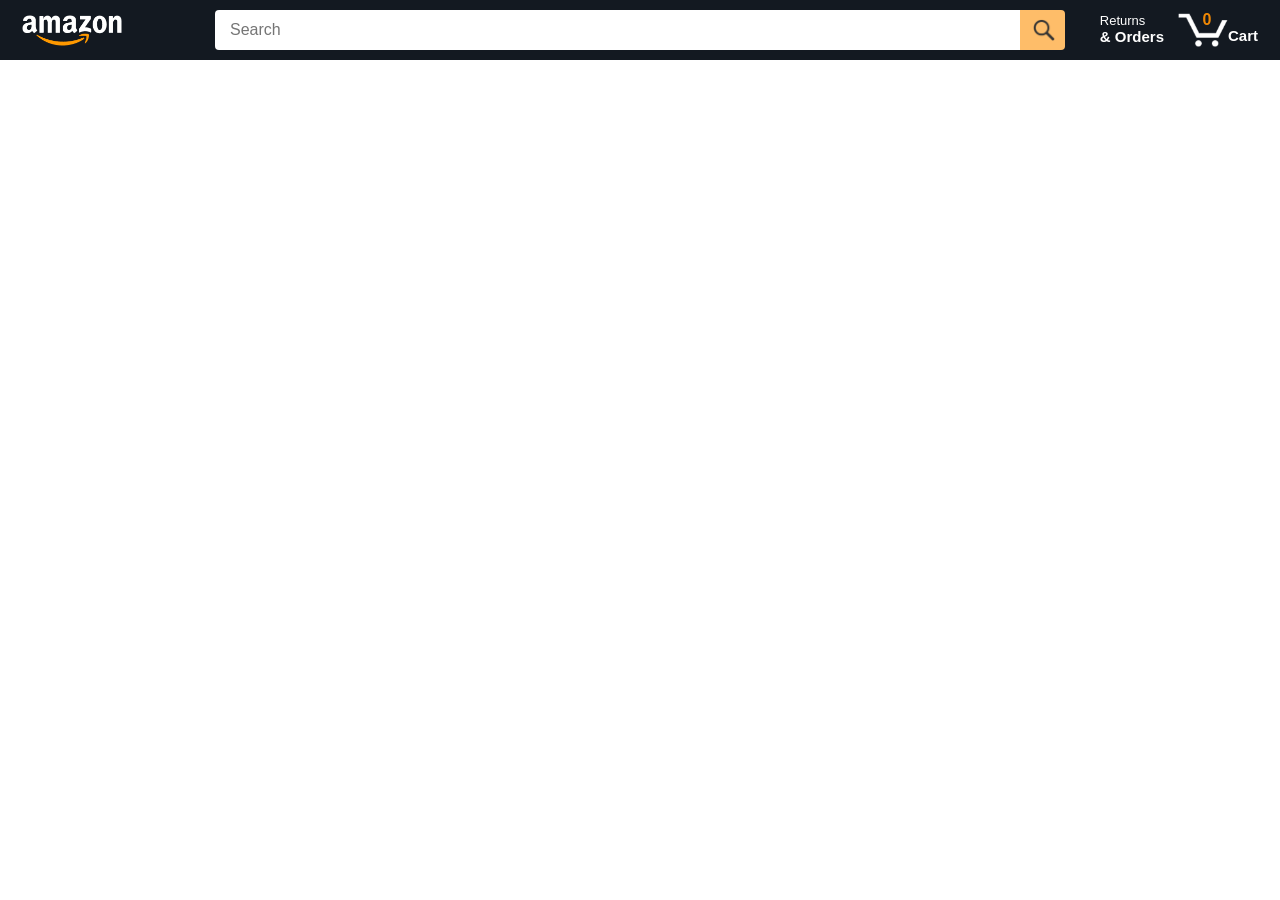
<file: index.html>
<!DOCTYPE html>
<html>

<head>
  <title>Amazon Project</title>

  
  <meta name="viewport" content="width=device-width, initial-scale=1">

  <link rel="stylesheet" href="styles/shared/general.css">
  <link rel="stylesheet" href="styles/shared/amazon-header.css">
  <link rel="stylesheet" href="styles/pages/amazon.css">
</head>

<body>
  <div class="amazon-header">
    <div class="amazon-header-left-section">
      <a href="index.html" class="header-link">
        <img class="amazon-logo" src="images/amazon-logo-white.png">
        <img class="amazon-mobile-logo" src="images/amazon-mobile-logo-white.png">
      </a>
    </div>

    <div class="amazon-header-middle-section">
      <input class="search-bar" type="text" placeholder="Search">

      <button class="search-button">
        <img class="search-icon" src="images/icons/search-icon.png">
      </button>
    </div>

    <div class="amazon-header-right-section">
      <a class="orders-link header-link" href="orders.html">
        <span class="returns-text">Returns</span>
        <span class="orders-text">& Orders</span>
      </a>

      <a class="cart-link header-link" href="checkout.html">
        <img class="cart-icon" src="images/icons/cart-icon.png">
        <div class="cart-quantity js-cart-quantity">0</div>
        <div class="cart-text">Cart</div>
      </a>
    </div>
  </div>

  <div class="main">
    <div class="products-grid js-products-grid"></div>
  </div>

  <script type="module" src="scripts/amazon.js"></script>
</body>

</html>
</file>
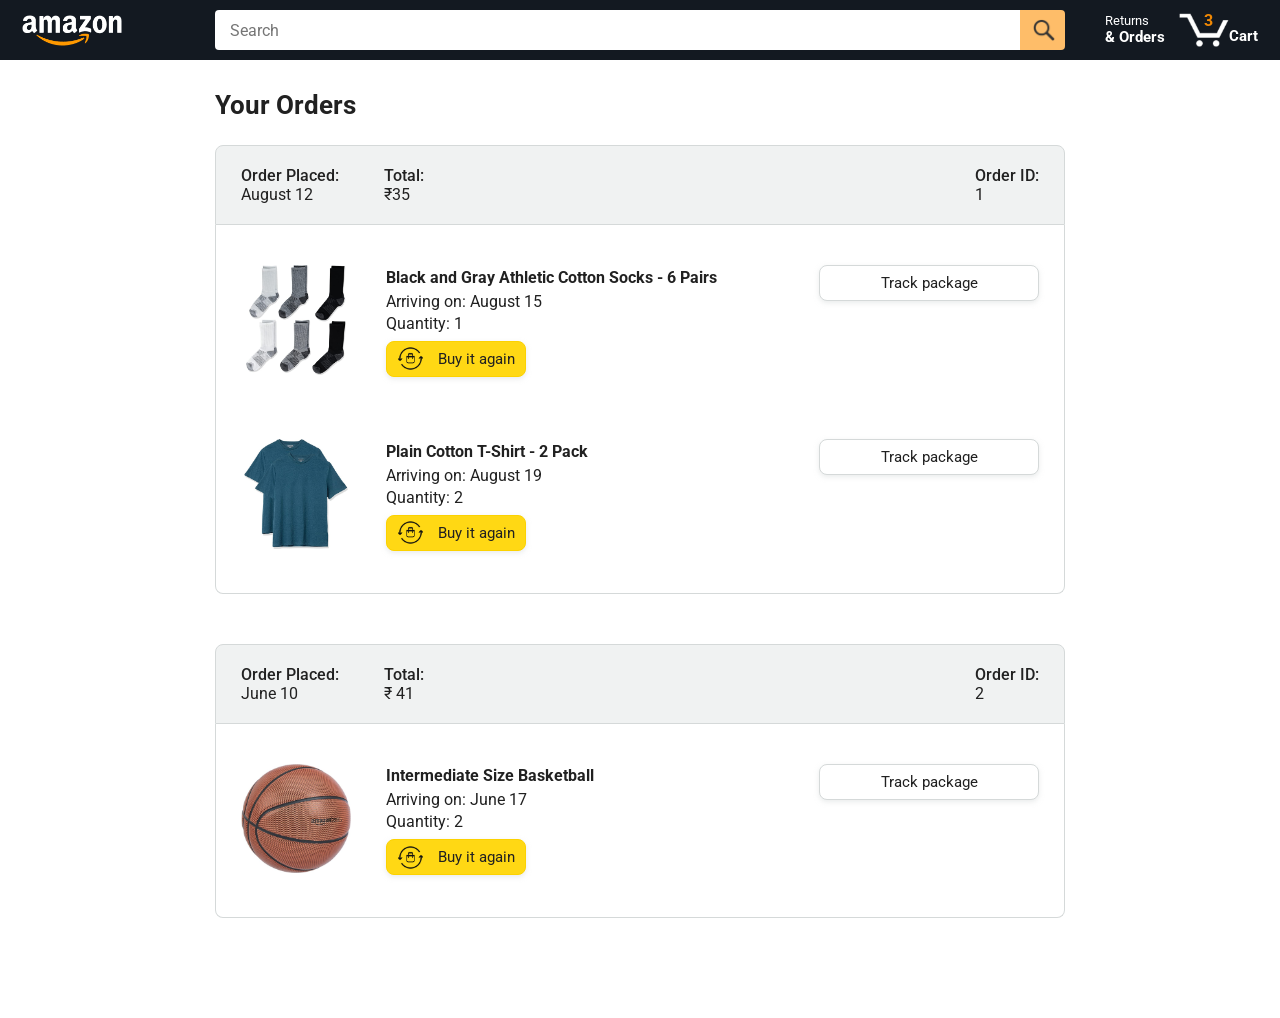
<file: orders.html>
<!DOCTYPE html>
<html>

<head>
  <title>Orders</title>

 
  <meta name="viewport" content="width=device-width, initial-scale=1">

  
  <link rel="preconnect" href="https://fonts.googleapis.com">
  <link rel="preconnect" href="https://fonts.gstatic.com" crossorigin>
  <link href="https://fonts.googleapis.com/css2?family=Roboto:wght@400;500;700&display=swap" rel="stylesheet">

 
  <link rel="stylesheet" href="styles/shared/general.css">
  <link rel="stylesheet" href="styles/shared/amazon-header.css">
  <link rel="stylesheet" href="styles/pages/orders.css">
</head>

<body>
  <div class="amazon-header">
    <div class="amazon-header-left-section">
      <a href="index.html" class="header-link">
        <img class="amazon-logo" src="images/amazon-logo-white.png">
        <img class="amazon-mobile-logo" src="images/amazon-mobile-logo-white.png">
      </a>
    </div>

    <div class="amazon-header-middle-section">
      <input class="search-bar" type="text" placeholder="Search">

      <button class="search-button">
        <img class="search-icon" src="images/icons/search-icon.png">
      </button>
    </div>

    <div class="amazon-header-right-section">
      <a class="orders-link header-link" href="orders.html">
        <span class="returns-text">Returns</span>
        <span class="orders-text">& Orders</span>
      </a>

      <a class="cart-link header-link" href="checkout.html">
        <img class="cart-icon" src="images/icons/cart-icon.png">
        <div class="cart-quantity">3</div>
        <div class="cart-text">Cart</div>
      </a>
    </div>
  </div>

  <div class="main">
    <div class="page-title">Your Orders</div>

    <div class="orders-grid">
      <div class="order-container">

        <div class="order-header">
          <div class="order-header-left-section">
            <div class="order-date">
              <div class="order-header-label">Order Placed:</div>
              <div>August 12</div>
            </div>
            <div class="order-total">
              <div class="order-header-label">Total:</div>
              <div>₹35</div>
            </div>
          </div>

          <div class="order-header-right-section">
            <div class="order-header-label">Order ID:</div>
            <div>1</div>
          </div>
        </div>

        <div class="order-details-grid">
          <div class="product-image-container">
            <img src="images/products/athletic-cotton-socks-6-pairs.jpg">
          </div>

          <div class="product-details">
            <div class="product-name">
              Black and Gray Athletic Cotton Socks - 6 Pairs
            </div>
            <div class="product-delivery-date">
              Arriving on: August 15
            </div>
            <div class="product-quantity">
              Quantity: 1
            </div>
            <button class="buy-again-button button-primary">
              <img class="buy-again-icon" src="images/icons/buy-again.png">
              <span class="buy-again-message">Buy it again</span>
            </button>
          </div>

          <div class="product-actions">
            <a href="tracking.html?orderId=123&productId=456">
              <button class="track-package-button button-secondary">
                Track package
              </button>
            </a>
          </div>

          <div class="product-image-container">
            <img src="images/products/adults-plain-cotton-tshirt-2-pack-teal.jpg">
          </div>

          <div class="product-details">
            <div class="product-name">
              Plain Cotton T-Shirt - 2 Pack
            </div>
            <div class="product-delivery-date">
              Arriving on: August 19
            </div>
            <div class="product-quantity">
              Quantity: 2
            </div>
            <button class="buy-again-button button-primary">
              <img class="buy-again-icon" src="images/icons/buy-again.png">
              <span class="buy-again-message">Buy it again</span>
            </button>
          </div>

          <div class="product-actions">
            <a href="tracking.html">
              <button class="track-package-button button-secondary">
                Track package
              </button>
            </a>
          </div>
        </div>
      </div>

      <div class="order-container">

        <div class="order-header">
          <div class="order-header-left-section">
            <div class="order-date">
              <div class="order-header-label">Order Placed:</div>
              <div>June 10</div>
            </div>
            <div class="order-total">
              <div class="order-header-label">Total:</div>
              <div>₹ 41</div>
            </div>
          </div>

          <div class="order-header-right-section">
            <div class="order-header-label">Order ID:</div>
            <div>2</div>
          </div>
        </div>

        <div class="order-details-grid">
          <div class="product-image-container">
            <img src="images/products/intermediate-composite-basketball.jpg">
          </div>

          <div class="product-details">
            <div class="product-name">
              Intermediate Size Basketball
            </div>
            <div class="product-delivery-date">
              Arriving on: June 17
            </div>
            <div class="product-quantity">
              Quantity: 2
            </div>
            <button class="buy-again-button button-primary">
              <img class="buy-again-icon" src="images/icons/buy-again.png">
              <span class="buy-again-message">Buy it again</span>
            </button>
          </div>

          <div class="product-actions">
            <a href="tracking.html">
              <button class="track-package-button button-secondary">
                Track package
              </button>
            </a>
          </div>
        </div>
      </div>
    </div>
  </div>
</body>

</html>
</file>
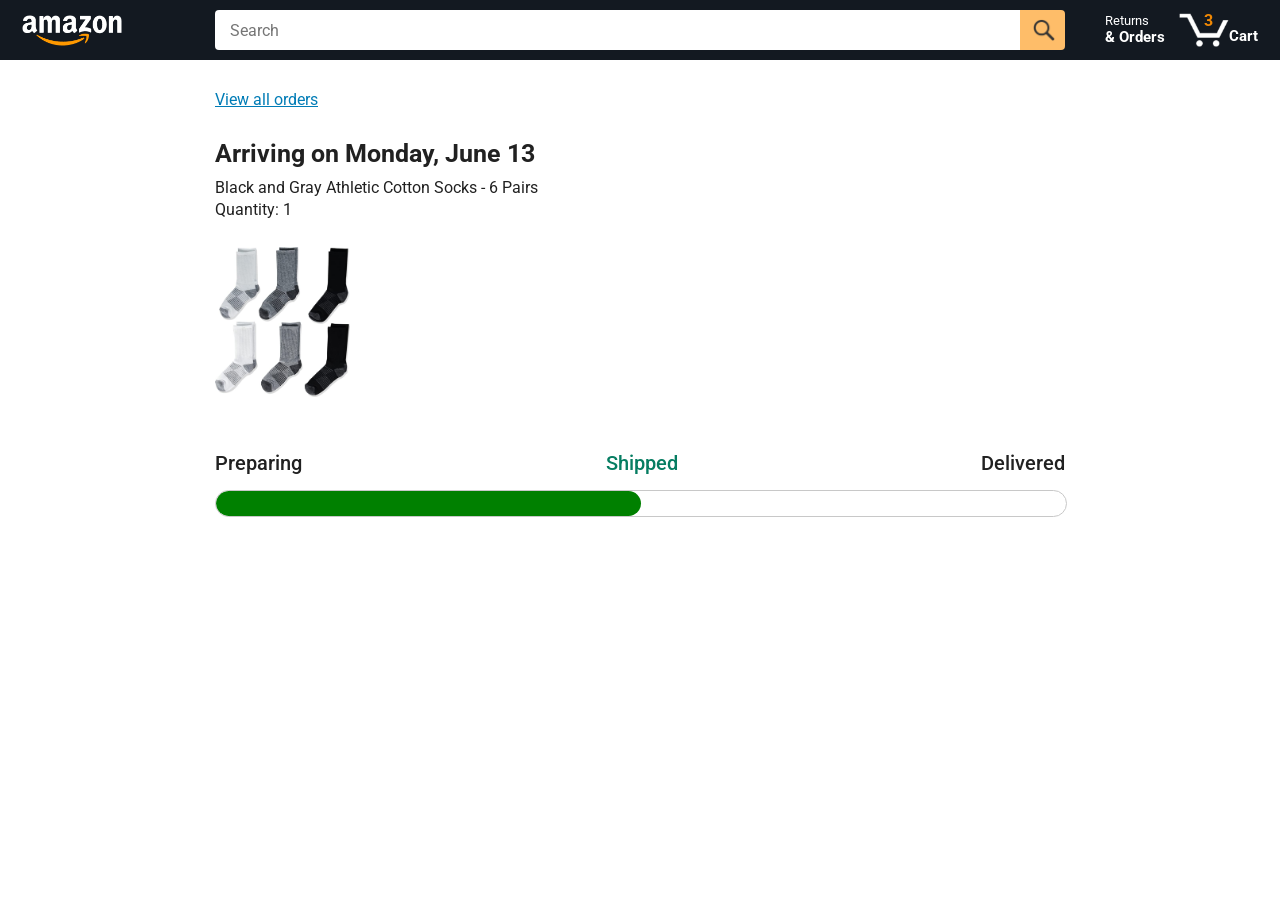
<file: tracking.html>
<!DOCTYPE html>
<html>

<head>
  <title>Tracking</title>

  <!-- This code is needed for responsive design to work.
      (Responsive design = make the website look good on
      smaller screen sizes like a phone or a tablet). -->
  <meta name="viewport" content="width=device-width, initial-scale=1">

  <!-- Load a font called Roboto from Google Fonts. -->
  <link rel="preconnect" href="https://fonts.googleapis.com">
  <link rel="preconnect" href="https://fonts.gstatic.com" crossorigin>
  <link href="https://fonts.googleapis.com/css2?family=Roboto:wght@400;500;700&display=swap" rel="stylesheet">

  <!-- Here are the CSS files for this page. -->
  <link rel="stylesheet" href="styles/shared/general.css">
  <link rel="stylesheet" href="styles/shared/amazon-header.css">
  <link rel="stylesheet" href="styles/pages/tracking.css">
</head>

<body>
  <div class="amazon-header">
    <div class="amazon-header-left-section">
      <a href="index.html" class="header-link">
        <img class="amazon-logo" src="images/amazon-logo-white.png">
        <img class="amazon-mobile-logo" src="images/amazon-mobile-logo-white.png">
      </a>
    </div>

    <div class="amazon-header-middle-section">
      <input class="search-bar" type="text" placeholder="Search">

      <button class="search-button">
        <img class="search-icon" src="images/icons/search-icon.png">
      </button>
    </div>

    <div class="amazon-header-right-section">
      <a class="orders-link header-link" href="orders.html">
        <span class="returns-text">Returns</span>
        <span class="orders-text">& Orders</span>
      </a>

      <a class="cart-link header-link" href="checkout.html">
        <img class="cart-icon" src="images/icons/cart-icon.png">
        <div class="cart-quantity">3</div>
        <div class="cart-text">Cart</div>
      </a>
    </div>
  </div>

  <div class="main">
    <div class="order-tracking">
      <a class="back-to-orders-link link-primary" href="orders.html">
        View all orders
      </a>

      <div class="delivery-date">
        Arriving on Monday, June 13
      </div>

      <div class="product-info">
        Black and Gray Athletic Cotton Socks - 6 Pairs
      </div>

      <div class="product-info">
        Quantity: 1
      </div>

      <img class="product-image" src="images/products/athletic-cotton-socks-6-pairs.jpg">

      <div class="progress-labels-container">
        <div class="progress-label">
          Preparing
        </div>
        <div class="progress-label current-status">
          Shipped
        </div>
        <div class="progress-label">
          Delivered
        </div>
      </div>

      <div class="progress-bar-container">
        <div class="progress-bar"></div>
      </div>
    </div>
  </div>

  <script>
    const url = new URL(window.location.href);
    console.log(url.searchParams.get('orderId'));
    console.log(url.searchParams.get('productId'));
  </script>
</body>

</html>
</file>
<file: styles/shared/general.css>
body {
  font-family: Roboto, Arial;
  color: rgb(33, 33, 33);
 
  margin: 0;
}


p {
  margin: 0;
}

button {
  cursor: pointer;
}

select {
  cursor: pointer;
}

input, select, button {
  font-family: Roboto, Arial;
}

.button-primary {
  color: rgb(33, 33, 33);
  background-color: rgb(255, 216, 20);
  border: 1px solid rgb(252, 210, 0);
  border-radius: 8px;
  cursor: pointer;
  box-shadow: 0 2px 5px rgba(213, 217, 217, 0.5);
}

.button-primary:hover {
  background-color: rgb(247, 202, 0);
  border: 1px solid rgb(242, 194, 0);
}

.button-primary:active {
  background: rgb(255, 216, 20);
  border-color: rgb(252, 210, 0);
  box-shadow: none;
}

.button-secondary {
  color: rgb(33, 33, 33);
  background: white;
  border: 1px solid rgb(213, 217, 217);
  border-radius: 8px;
  cursor: pointer;
  box-shadow: 0 2px 5px rgba(213, 217, 217, 0.5);
}

.button-secondary:hover {
  background-color: rgb(247, 250, 250);
}

.button-secondary:active {
  background-color: rgb(237, 253, 255);
  box-shadow: none;
}


.limit-text-to-2-lines {
  display: -webkit-box;
  -webkit-line-clamp: 2;
  -webkit-box-orient: vertical;
  overflow: hidden;
}

.link-primary {
  color: rgb(1, 124, 182);
  cursor: pointer;
}

.link-primary:hover {
  color: rgb(196, 80, 0);
}

select {
  color: rgb(33, 33, 33);
  background-color: rgb(240, 240, 240);
  border: 1px solid rgb(213, 217, 217);
  border-radius: 8px;
  padding: 3px 5px;
  font-size: 15px;
  cursor: pointer;
  box-shadow: 0 2px 5px rgba(213, 217, 217, 0.5);
}

select:focus,
input:focus {
  outline: 2px solid rgb(255, 153, 0);
}
</file>
<file: styles/shared/amazon-header.css>
.amazon-header {
  background-color: rgb(19, 25, 33);
  color: white;
  padding-left: 15px;
  padding-right: 15px;

  display: flex;
  align-items: center;
  justify-content: space-between;

  position: fixed;
  top: 0;
  left: 0;
  right: 0;
  height: 60px;
}

.amazon-header-left-section {
  width: 180px;
}

@media (max-width: 800px) {
  .amazon-header-left-section {
    width: unset;
  }
}

.header-link {
  display: inline-block;
  padding: 6px;
  border-radius: 2px;
  cursor: pointer;
  text-decoration: none;
  border: 1px solid rgba(0, 0, 0, 0);
}

.header-link:hover {
  border: 1px solid white;
}

.amazon-logo {
  width: 100px;
  margin-top: 5px;
}

.amazon-mobile-logo {
  display: none;
}

@media (max-width: 575px) {
  .amazon-logo {
    display: none;
  }

  .amazon-mobile-logo {
    display: block;
    height: 35px;
    margin-top: 5px;
  }
}

.amazon-header-middle-section {
  flex: 1;
  max-width: 850px;
  margin-left: 10px;
  margin-right: 10px;
  display: flex;
}

.search-bar {
  flex: 1;
  width: 0;
  font-size: 16px;
  height: 38px;
  padding-left: 15px;
  border: none;
  border-top-left-radius: 4px;
  border-bottom-left-radius: 4px;
  border-top-right-radius: 0;
  border-bottom-right-radius: 0;
}

.search-button {
  background-color: rgb(254, 189, 105);
  border: none;
  width: 45px;
  height: 40px;
  border-top-right-radius: 4px;
  border-bottom-right-radius: 4px;
  flex-shrink: 0;
}

.search-icon {
  height: 22px;
  margin-left: 2px;
  margin-top: 3px;
}

.amazon-header-right-section {
  width: 180px;
  flex-shrink: 0;
  display: flex;
  justify-content: end;
}

.orders-link {
  color: white;
}

.returns-text {
  display: block;
  font-size: 13px;
}

.orders-text {
  display: block;
  font-size: 15px;
  font-weight: 700;
}

.cart-link {
  color: white;
  display: flex;
  align-items: center;
  position: relative;
}

.cart-icon {
  width: 50px;
}

.cart-text {
  margin-top: 12px;
  font-size: 15px;
  font-weight: 700;
}

.cart-quantity {
  color: rgb(240, 136, 4);
  font-size: 16px;
  font-weight: 700;

  position: absolute;
  top: 4px;
  left: 22px;
  
  width: 26px;
  text-align: center;
}
</file>
<file: styles/pages/amazon.css>
.main {
  margin-top: 60px;
}

.products-grid {
  display: grid;

  
  grid-template-columns: repeat(8, 1fr);
}


@media (max-width: 2000px) {
  .products-grid {
    grid-template-columns: repeat(7, 1fr);
  }
}


@media (max-width: 1600px) {
  .products-grid {
    grid-template-columns: repeat(6, 1fr);
  }
}

@media (max-width: 1300px) {
  .products-grid {
    grid-template-columns: repeat(5, 1fr);
  }
}

@media (max-width: 1000px) {
  .products-grid {
    grid-template-columns: repeat(4, 1fr);
  }
}

@media (max-width: 800px) {
  .products-grid {
    grid-template-columns: repeat(3, 1fr);
  }
}

@media (max-width: 575px) {
  .products-grid {
    grid-template-columns: repeat(2, 1fr);
  }
}

@media (max-width: 450px) {
  .products-grid {
    grid-template-columns: 1fr;
  }
}

.product-container {
  padding-top: 40px;
  padding-bottom: 25px;
  padding-left: 25px;
  padding-right: 25px;

  border-right: 1px solid rgb(231, 231, 231);
  border-bottom: 1px solid rgb(231, 231, 231);

  display: flex;
  flex-direction: column;
}

.product-image-container {
  display: flex;
  justify-content: center;
  align-items: center;

  height: 180px;
  margin-bottom: 20px;
}

.product-image {
  
  max-width: 100%;
  max-height: 100%;
}

.product-name {
  height: 40px;
  margin-bottom: 5px;
}

.product-rating-container {
  display: flex;
  align-items: center;
  margin-bottom: 10px;
}

.product-rating-stars {
  width: 100px;
  margin-right: 6px;
}

.product-rating-count {
  color: rgb(1, 124, 182);
  cursor: pointer;
  margin-top: 3px;
}

.product-price {
  font-weight: 700;
  margin-bottom: 10px;
}

.product-quantity-container {
  margin-bottom: 17px;
}

.product-spacer {
  flex: 1;
}

.added-to-cart {
  color: rgb(6, 125, 98);
  font-size: 16px;

  display: flex;
  align-items: center;
  margin-bottom: 8px;
  opacity: 0;
}

.added-to-cart img {
  height: 20px;
  margin-right: 5px;
}

.add-to-cart-button {
  width: 100%;
  padding: 8px;
  border-radius: 50px;
}
</file>
<file: styles/pages/orders.css>
.main {
  max-width: 850px;
  margin-top: 90px;
  margin-bottom: 100px;
  padding-left: 20px;
  padding-right: 20px;

 
  margin-left: auto;
  margin-right: auto;
}

.page-title {
  font-weight: 700;
  font-size: 26px;
  margin-bottom: 25px;
}

.orders-grid {
  display: grid;
  grid-template-columns: 1fr;
  row-gap: 50px;
}

.order-header {
  background-color: rgb(240, 242, 242);
  border: 1px solid rgb(213, 217, 217);

  display: flex;
  align-items: center;
  justify-content: space-between;

  padding: 20px 25px;
  border-top-left-radius: 8px;
  border-top-right-radius: 8px;
}

.order-header-left-section {
  display: flex;
  flex-shrink: 0;
}

.order-header-label {
  font-weight: 500;
}

.order-date,
.order-total {
  margin-right: 45px;
}

.order-header-right-section {
  flex-shrink: 1;
}

@media (max-width: 575px) {
  .order-header {
    flex-direction: column;
    align-items: start;
    line-height: 23px;
    padding: 15px;
  }

  .order-header-left-section {
    flex-direction: column;
  }

  .order-header-label {
    margin-right: 5px;
  }

  .order-date,
  .order-total {
    display: grid;
    grid-template-columns: auto 1fr;
    margin-right: 0;
  }

  .order-header-right-section {
    display: grid;
    grid-template-columns: auto 1fr;
  }
}

.order-details-grid {
  padding: 40px 25px;
  border: 1px solid rgb(213, 217, 217);
  border-top: none;
  border-bottom-left-radius: 8px;
  border-bottom-right-radius: 8px;

  display: grid;
  grid-template-columns: 110px 1fr 220px;
  column-gap: 35px;
  row-gap: 60px;
  align-items: center;
}

@media (max-width: 800px) {
  .order-details-grid {
    grid-template-columns: 110px 1fr;
    row-gap: 0;
    padding-bottom: 8px;
  }
}

@media (max-width: 450px) {
  .order-details-grid {
    grid-template-columns: 1fr;
  }
}

.product-image-container {
  text-align: center;
}

.product-image-container img {
  max-width: 110px;
  max-height: 110px;
}

.product-name {
  font-weight: 700;
  margin-bottom: 5px;
}

.product-delivery-date {
  margin-bottom: 3px;
}

.product-quantity {
  margin-bottom: 8px;
}

.buy-again-button {
  font-size: 15px;
  width: 140px;
  height: 36px;
  border-radius: 8px;

  display: flex;
  align-items: center;
  justify-content: center;
}

.buy-again-icon {
  width: 25px;
  margin-right: 15px;
}

.product-actions {
  align-self: start;
}

.track-package-button {
  width: 100%;
  font-size: 15px;
  padding: 8px;
}

@media (max-width: 800px) {
  .buy-again-button {
    margin-bottom: 10px;
  }

  .product-actions {
   
    grid-column: 2;
    margin-bottom: 30px;
  }

  .track-package-button {
    width: 140px;
  }
}

@media (max-width: 450px) {
  .product-image-container {
    text-align: center;
    margin-bottom: 25px;
  }

  .product-image-container img {
    max-width: 150px;
    max-height: 150px;
  }

  .product-name {
    margin-bottom: 10px;
  }

  .product-quantity {
    margin-bottom: 15px;
  }

  .buy-again-button {
    width: 100%;
    margin-bottom: 15px;
  }

  .product-actions {
    
    grid-column: auto;
    margin-bottom: 70px;
  }

  .track-package-button {
    width: 100%;
    padding: 12px;
  }
}
</file>
<file: styles/pages/tracking.css>
.main {
  max-width: 850px;
  margin-top: 90px;
  margin-bottom: 100px;
  padding-left: 30px;
  padding-right: 30px;

 
  margin-left: auto;
  margin-right: auto;
}

.back-to-orders-link {
  display: inline-block;
  margin-bottom: 30px;
}

.delivery-date {
  font-size: 25px;
  font-weight: 700;
  margin-bottom: 10px;
}

.product-info {
  margin-bottom: 3px;
}

.product-image {
  max-width: 150px;
  max-height: 150px;
  margin-top: 25px;
  margin-bottom: 50px;
}

.progress-labels-container {
  display: flex;
  justify-content: space-between;
  font-size: 20px;
  font-weight: 500;
  margin-bottom: 15px;
}

.current-status {
  color: rgb(6, 125, 98);
}

@media (max-width: 575px) {
  .progress-labels-container {
    font-size: 16px;
  }
}

@media (max-width: 450px) {
  .progress-labels-container {
    flex-direction: column;
    margin-bottom: 5px;
  }

  .progress-label {
    margin-bottom: 3px;
  }
}

.progress-bar-container {
  height: 25px;
  width: 100%;

  border: 1px solid rgb(200, 200, 200);
  border-radius: 50px;
  overflow: hidden;
}

.progress-bar {
  height: 100%;
  background-color: green;
  border-radius: 50px;
  width: 50%;
}
</file>
